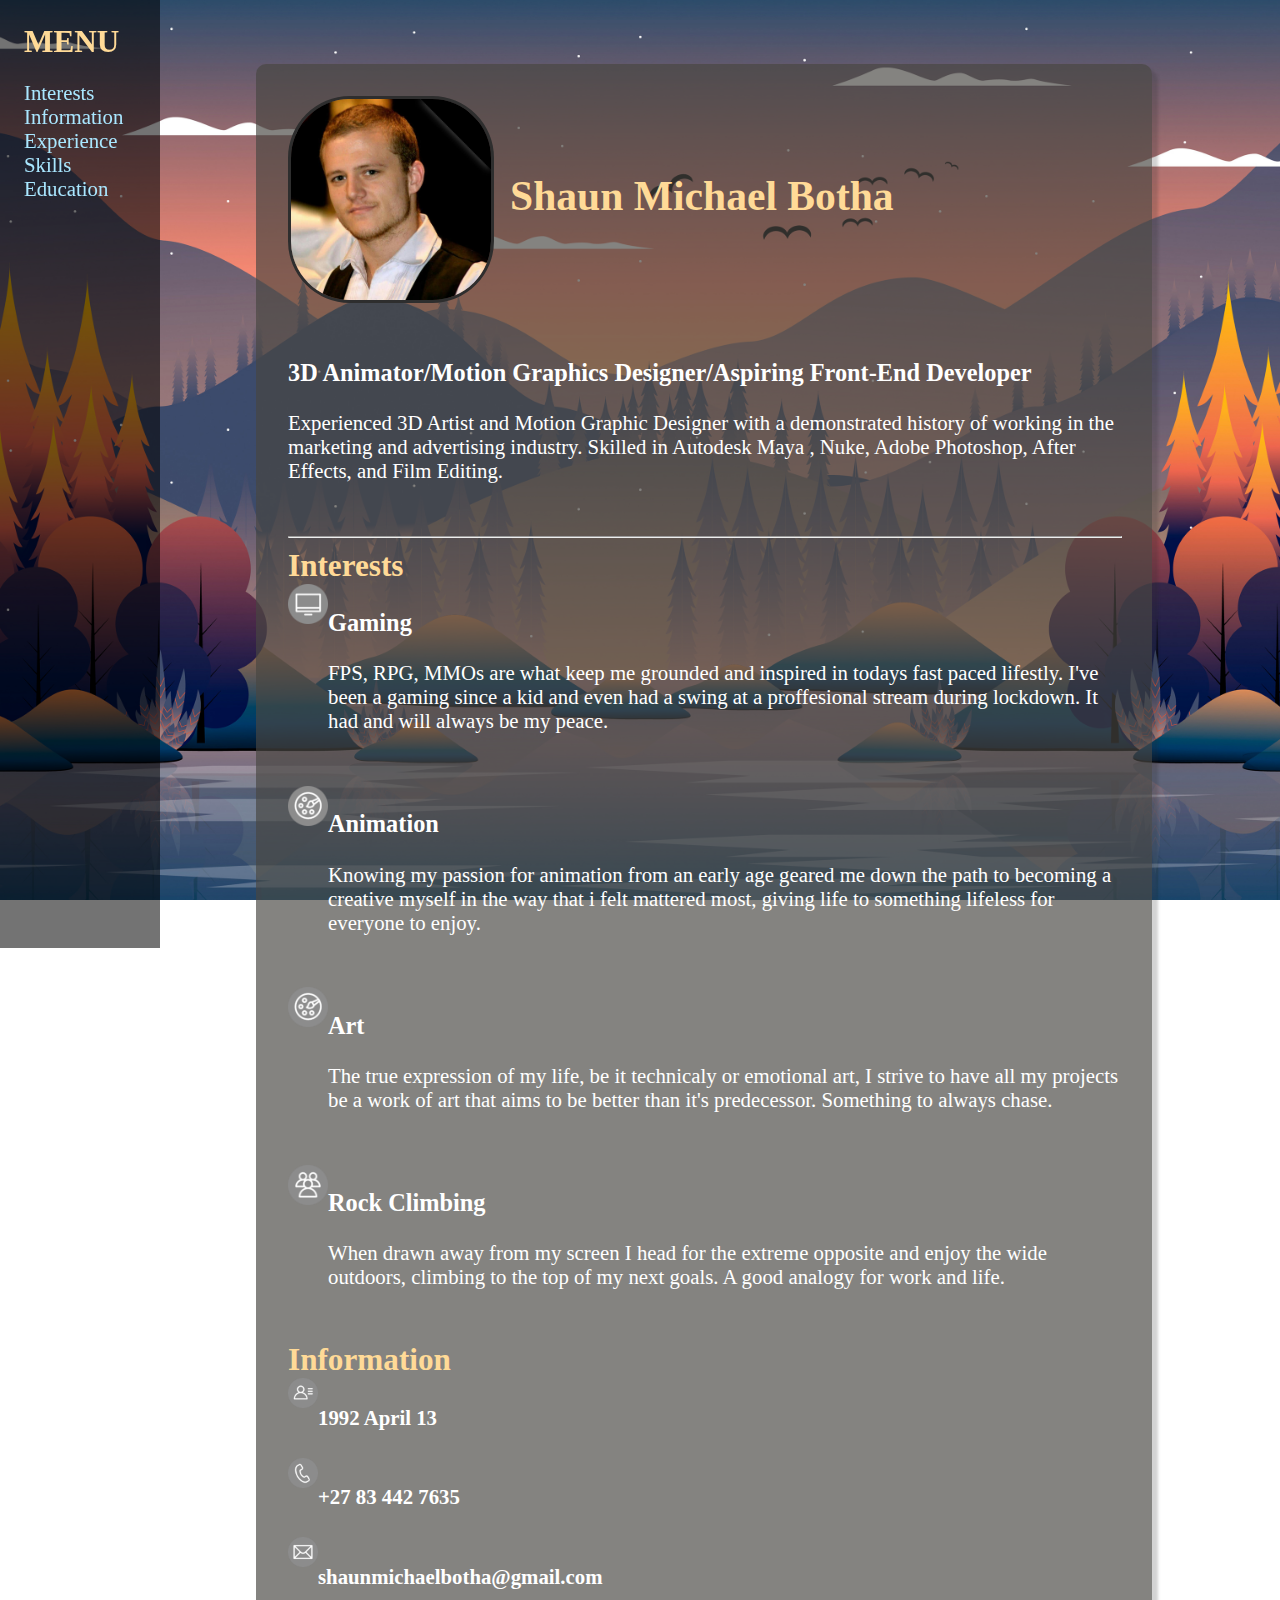
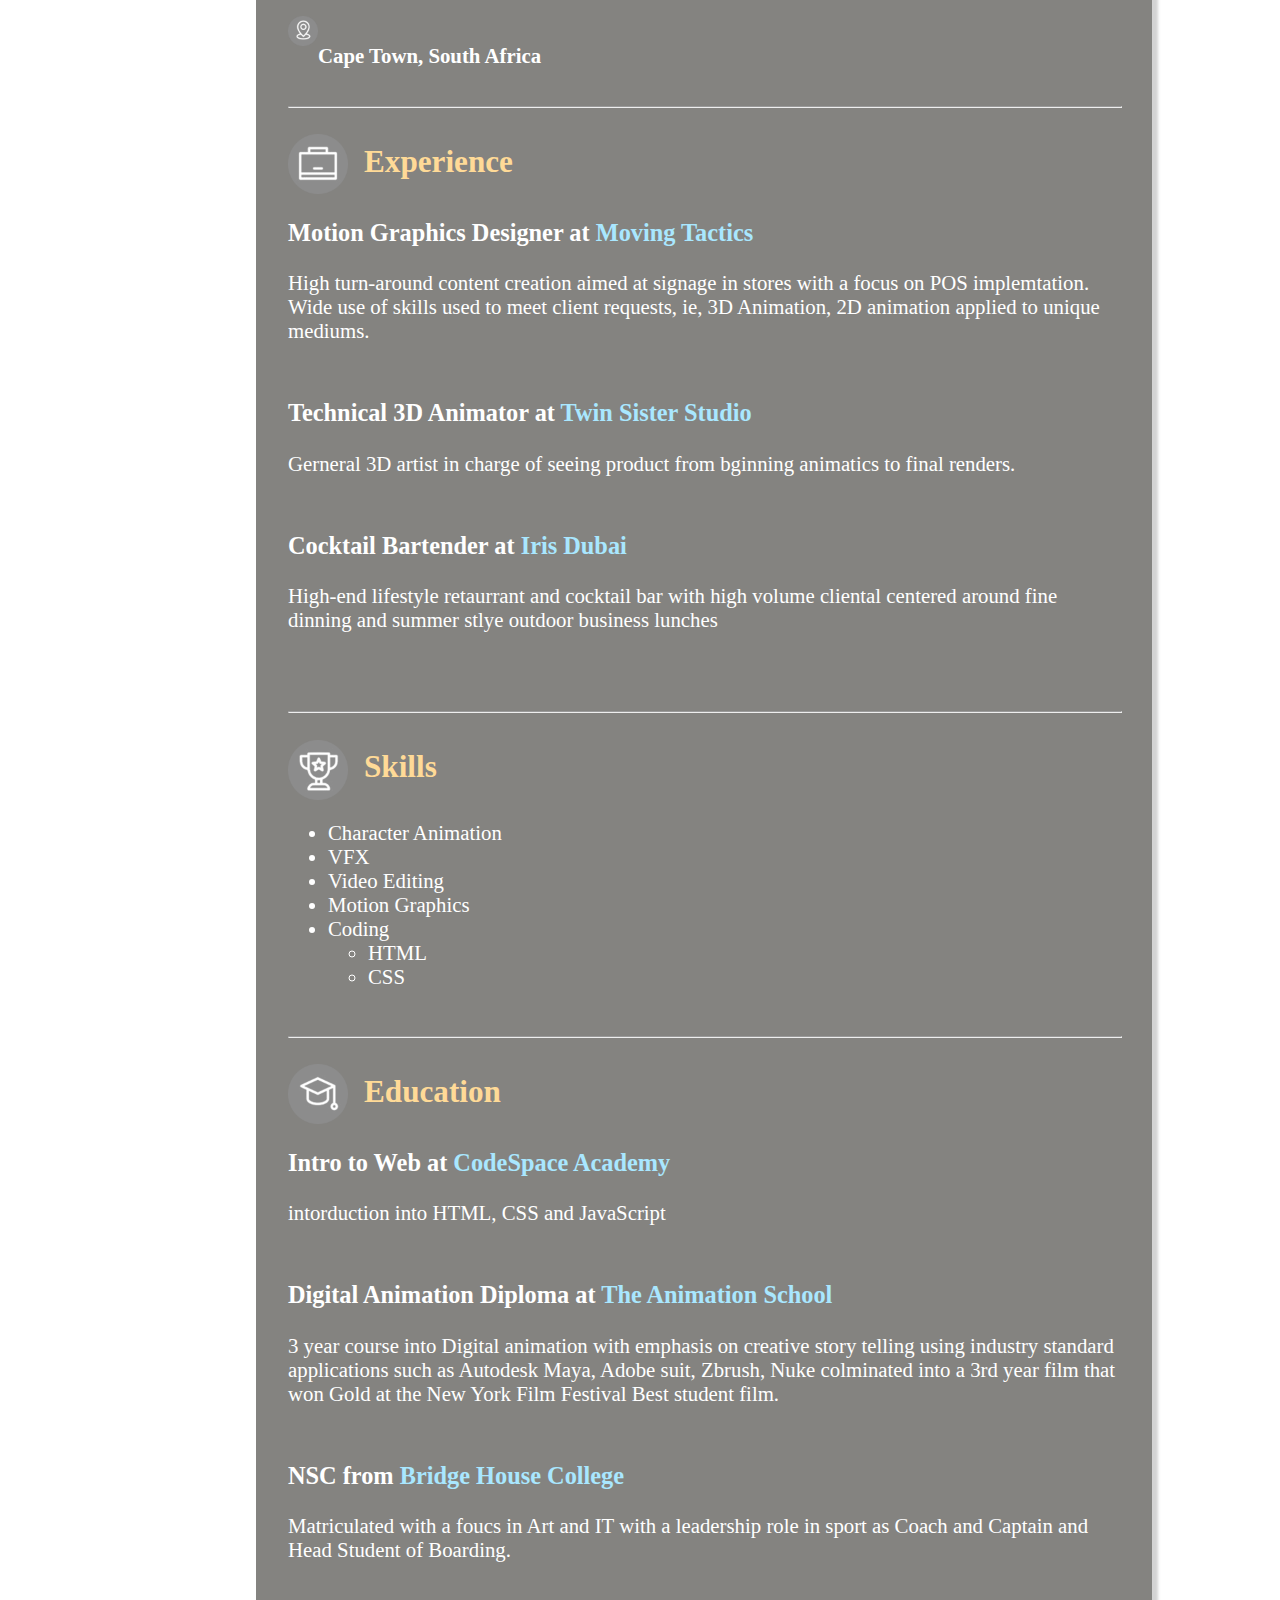
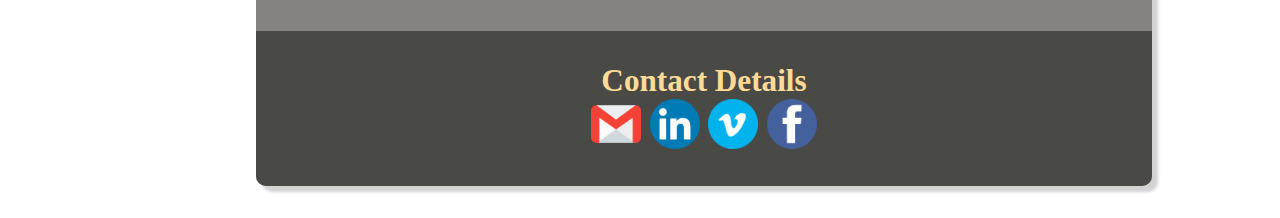
<file: Index.html>
<!DOCTYPE html>
<html>

<head>
  <title>Shaun's Digital Resume</title>
  <link rel="stylesheet" type="text/css" href="css/stylesheet.css" />
</head>

<body class="backgroundcover">
  <nav id="sidebar">
    <h2>MENU</h2>
    <ul class="menulist">
      <li class="listitem"><a href="#Interests">Interests</a></li>
      <li class="listitem"><a href="#Information">Information</a></li>
      <li class="listitem"><a href="#Experience">Experience</a></li>
      <li class="listitem"><a href="#Skills">Skills</a></li>
      <li class="listitem"><a href="#Education">Education</a></li>
    </ul>
  </nav>

  <div id="page">
    <header class="content">
      <div id="flex-row">
        <img src="images/profile.jpg" alt="profile image" class="borderbevel" id="profilebox" width="200" />
        <h1 id="h1">Shaun Michael Botha</h1>
      </div>

      <h3>
        3D Animator/Motion Graphics Designer/Aspiring Front-End Developer
      </h3>
      <p>
        Experienced 3D Artist and Motion Graphic Designer with a demonstrated
        history of working in the marketing and advertising industry. Skilled
        in Autodesk Maya , Nuke, Adobe Photoshop, After Effects, and Film
        Editing.
      </p>
      <hr />
    </header>

    <main class="content">
      <section>
        <div class="row2">
          <div class="column2 column1">
            <h2 class="h2padding" id="Interests">Interests</h2>
            <div class="row2">
              <div class="imgtitle">
                <img src="images/GamingIcon.png" alt="icon1" width="40px" height="40px" />
                <div class="h4boxheading">
                  <h3 class="h4heading">Gaming</h3>
                  <p class="p2">FPS, RPG, MMOs are what keep me grounded and inspired in todays fast paced lifestly.
                    I've
                    been a gaming since a kid and even had a swing at a proffesional stream during lockdown. It had and
                    will always be my peace.</p>
                </div>
              </div>
              <div class="imgtitle">
                <img src="images/ArtsIcon.png" alt="icon1" width="40px" height="40px" />
                <div class="h4boxheading">
                  <h3 class="h4heading">Animation</h3>
                  <p class="p2">
                    Knowing my passion for animation from an early age geared me down the path to becoming a creative
                    myself in the way that i felt mattered most, giving life to something lifeless for everyone to
                    enjoy.</p>
                </div>
              </div>
            </div>
            <div class="row2">
              <div class="imgtitle">
                <img src="images/ArtsIcon.png" alt="icon1" width="40px" height="40px" />
                <div class="h4boxheading">
                  <h3 class="h4heading">Art</h3>
                  <p class="p2">
                    The true expression of my life, be it technicaly or emotional art, I strive to have all my projects
                    be a work of art that aims to be better than it's predecessor. Something to always chase.
                  </p>
                </div>
              </div>
              <div class="imgtitle">
                <img src="images/RockIcon.png" alt="icon1" width="40px" height="40px" />
                <div class="h4boxheading">
                  <h3 class="h4heading">Rock Climbing</h3>
                  <p class="p2">
                    When drawn away from my screen I head for the extreme opposite and enjoy the wide outdoors, climbing
                    to the top of my next goals. A good analogy for work and life.
                  </p>
                </div>
              </div>
            </div>
          </div>
          <div class="column2">
            <h2 class="h2padding" id="Information">Information</h2>
            <div class="imgtitle">
              <img src="images/DateIcon.png" alt="icon1" width="30px" height="30px" />
              <div class="h4boxheading">
                <h4 class="h4heading">1992 April 13</h4>
              </div>
            </div>
            <div class="imgtitle">
              <img src="images/PhoneIcon.png" alt="icon1" width="30px" height="30px" />
              <div class="h4boxheading">
                <h4 class="h4heading">+27 83 442 7635</h4>
              </div>
            </div>
            <div class="imgtitle">
              <img src="images/EmailIcon.png" alt="icon1" width="30px" height="30px" />
              <div class="h4boxheading">
                <h4 class="h4heading">shaunmichaelbotha@gmail.com</h4>
              </div>
            </div>
            <div class="imgtitle">
              <img src="images/LocationIcon.png" alt="icon1" width="30px" height="30px" />
              <div class="h4boxheading">
                <h4 class="h4heading">Cape Town, South Africa</h4>
              </div>
            </div>
          </div>
        </div>
      </section>
      <hr />
      <section class="contentbox">
        <div class="imgtitle">
          <img src="images/ExperienceIcon1.png" alt="Experience icon" width="60px" />
          <div class="h2boxheading">
            <h2 id="Experience">Experience</h2>
          </div>
        </div>
        <h3>
          Motion Graphics Designer at
          <a href="https://movingtactics.co.za" target="blank">Moving Tactics</a>
        </h3>
        <p>
          High turn-around content creation aimed at signage in stores with a
          focus on POS implemtation. Wide use of skills used to meet client
          requests, ie, 3D Animation, 2D animation applied to unique mediums.
        </p>
        <h3>
          Technical 3D Animator at
          <a href="https://www.facebook.com/twinsisterstudio/" target="blank">Twin Sister Studio</a>
        </h3>
        <p>
          Gerneral 3D artist in charge of seeing product from bginning
          animatics to final renders.
        </p>
        <h3>
          Cocktail Bartender at
          <a href="https://irisdubai.com" target="blank">Iris Dubai</a>
        </h3>
        <p>
          High-end lifestyle retaurrant and cocktail bar with high volume
          cliental centered around fine dinning and summer stlye outdoor
          business lunches
        </p>
      </section>

      <hr />

      <section class="contentbox">
        <div class="imgtitle">
          <img src="images/SkillsIcon.png" alt="Skills icon" width="60px" />
          <div class="h2boxheading">
            <h2 id="Skills">Skills</h2>
          </div>
        </div>
        <ul>
          <li>Character Animation</li>
          <li>VFX</li>
          <li>Video Editing</li>
          <li>Motion Graphics</li>
          <li>
            Coding
            <ul>
              <li>HTML</li>
              <li>CSS</li>
            </ul>
          </li>
        </ul>
      </section>

      <hr />

      <section class="contentbox">
        <div class="imgtitle">
          <img src="images/EducationIcon.png" alt="Education icon" width="60px" />
          <div class="h2boxheading">
            <h2 id="Education">Education</h2>
          </div>
        </div>
        <h3>
          Intro to Web at
          <a href="https://www.codespace.co.za" target="blank">CodeSpace Academy</a>
        </h3>
        <p>intorduction into HTML, CSS and JavaScript</p>
        <h3>
          Digital Animation Diploma at
          <a href="https://theanimationschool.co.za" target="blank">The Animation School</a>
        </h3>
        <p>
          3 year course into Digital animation with emphasis on creative story
          telling using industry standard applications such as Autodesk Maya,
          Adobe suit, Zbrush, Nuke colminated into a 3rd year film that won
          Gold at the New York Film Festival Best student film.
        </p>
        <h3>
          NSC from
          <a href="https://www.bridgehouse.org.za" target="blank">Bridge House College</a>
        </h3>
        <p>
          Matriculated with a foucs in Art and IT with a leadership role in
          sport as Coach and Captain and Head Student of Boarding.
        </p>
      </section>
    </main>
    <footer>
      <h2>Contact Details</h2>

      <a href="https://mail.google.com/mail/u/0/#inbox?compose=CllgCJvnrmKvNmBKDnstQxqCShgFNVWmpkFhplvChSgBKRtxRDHkqXdcDwbjSXMWBGNSmHjZXmg"
        target="blank"><img src="images/gmailIcon.png" alt="GmailIcon" width="50" class="icon" /></a>
      <a href="https://www.linkedin.com/in/shaun-michael-botha/" target="blank"><img src="images/linkedinIcon.png"
          alt="LinkedInIcon" width="50" class="icon" /></a>
      <a href="https://vimeo.com/shaunmichaelbotha" target="blank"><img src="images/VimeoLogo.png" alt="VimeoIcon"
          width="50" class="icon" /></a>
      <a href="https://www.facebook.com/shabot92" target="blank"><img src="images/facebookIcon.png" alt="FacbookIcon"
          width="50" class="icon" /></a>
    </footer>
  </div>
</body>

</html>
</file>
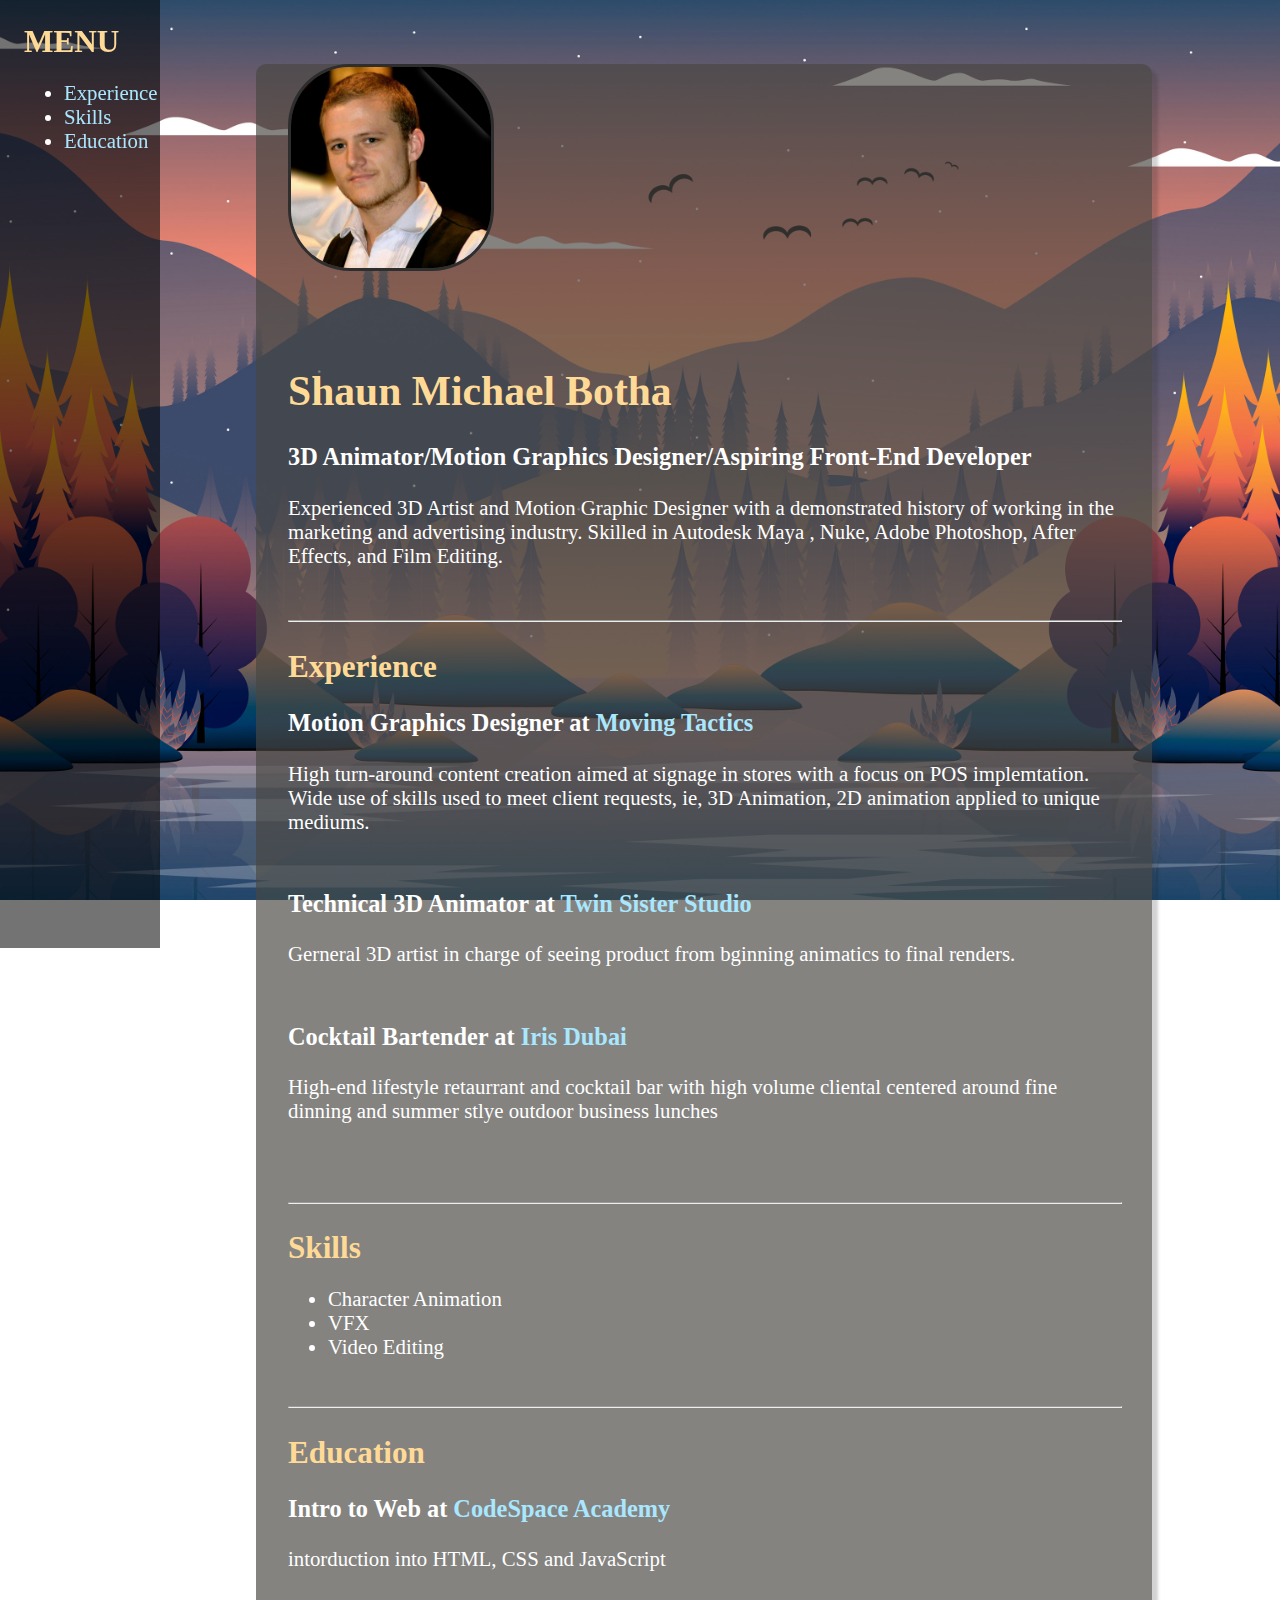
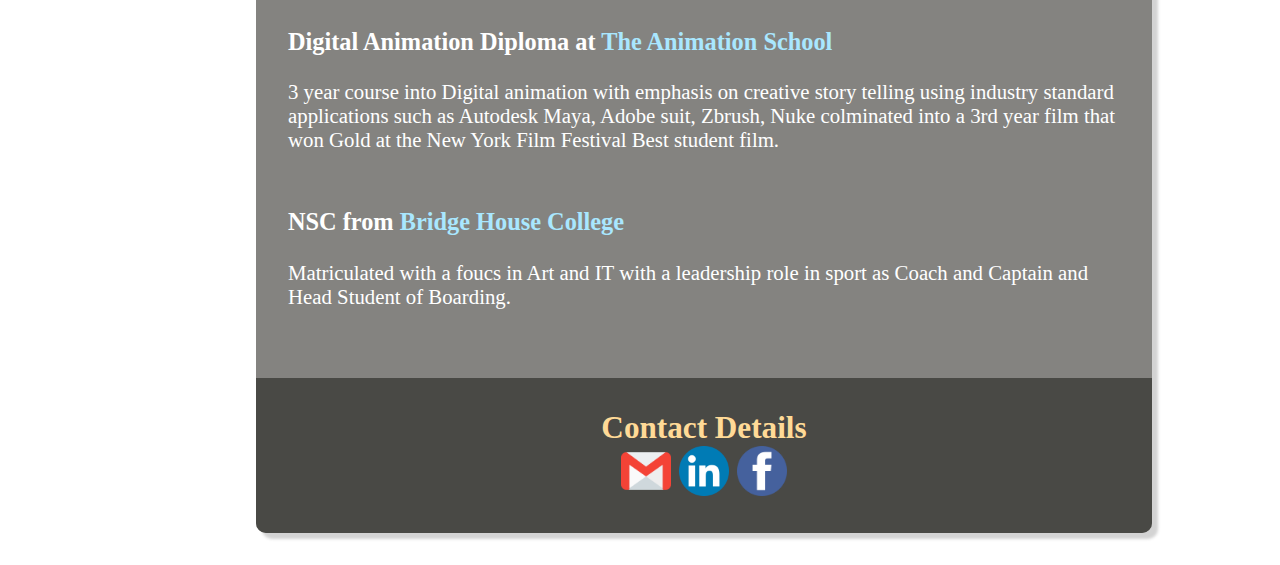
<file: resume5.html>
<!DOCTYPE html>
<html>

<head>
  <title>Shaun's Digital Resume</title>
  <link rel="stylesheet" type="text/css" href="css/stylesheet.css" />
</head>

<body class="backgroundcover">

  <nav id="sidebar">
    <h2>MENU</h2>
    <ul class="list">
      <li><a href="#Experience">Experience</a></li>
      <li><a href="#Skills">Skills</a></li>
      <li><a href="#Education">Education</a></li>
    </ul>
  </nav>

  <div id="page">
    <header class="content">
      <div id="box1">
        <img src="images/profile.jpg" alt="profile image" class="borderbevel" id="box2" width="200"/>
        <h1 id="h1">Shaun Michael Botha</h1>
      </div>

      <h3>3D Animator/Motion Graphics Designer/Aspiring Front-End Developer</h3>
      <p>
        Experienced 3D Artist and Motion Graphic Designer with a demonstrated
        history of working in the marketing and advertising industry. Skilled in
        Autodesk Maya , Nuke, Adobe Photoshop, After Effects, and Film Editing.
      </p>
      <hr>
    </header>

    

    <main class="content">
      <section class="contentbox">
        <h2 id="Experience">Experience</h2>
        <h3>
          Motion Graphics Designer at
          <a href="https://movingtactics.co.za" target="blank">Moving Tactics</a>
        </h3>
        <p>
          High turn-around content creation aimed at signage in stores with a
          focus on POS implemtation. Wide use of skills used to meet client
          requests, ie, 3D Animation, 2D animation applied to unique mediums.
        </p>
        <h3>
          Technical 3D Animator at
          <a href="https://www.facebook.com/twinsisterstudio/" target="blank">Twin Sister Studio</a>
        </h3>
        <p>
          Gerneral 3D artist in charge of seeing product from bginning animatics
          to final renders.
        </p>
        <h3>
          Cocktail Bartender at
          <a href="https://irisdubai.com" target="blank">Iris Dubai</a>
        </h3>
        <p>High-end lifestyle retaurrant and cocktail bar with high volume cliental centered around fine dinning and summer stlye outdoor business lunches</p>
      </section>
      
      <hr>

      <section class="contentbox">
        <h2 id="Skills">Skills</h2>
        <ul>
          <li>Character Animation</li>
          <li>VFX</li>
          <li>Video Editing</li>
        </ul>
      </section>
            
      <hr>

      <section class="contentbox">
        <h2 id="Education">Education</h2>
        <h3>
          Intro to Web at
          <a href="https://www.codespace.co.za" target="blank">CodeSpace Academy</a>
        </h3>
        <p>intorduction into HTML, CSS and JavaScript</p>
        <h3>
          Digital Animation Diploma at
          <a href="https://theanimationschool.co.za" target="blank">The Animation School</a>
        </h3>
        <p>
          3 year course into Digital animation with emphasis on creative story
          telling using industry standard applications such as Autodesk Maya,
          Adobe suit, Zbrush, Nuke colminated into a 3rd year film that won Gold
          at the New York Film Festival Best student film.
        </p>
        <h3>
          NSC from
          <a href="https://www.bridgehouse.org.za" target="blank">Bridge House College</a>
        </h3>
        <p>
          Matriculated with a foucs in Art and IT with a leadership role in
          sport as Coach and Captain and Head Student of Boarding.
        </p>
      </section>
    </main>
    <footer>
      <h2>Contact Details</h2>

      <a href="https://mail.google.com/mail/u/0/#inbox?compose=CllgCJvnrmKvNmBKDnstQxqCShgFNVWmpkFhplvChSgBKRtxRDHkqXdcDwbjSXMWBGNSmHjZXmg"
        target="blank"><img src="images/gmailIcon.png" alt="GmailIcon" width="50" class="icon"/></a>
      <a href="https://www.linkedin.com/in/shaun-michael-botha/" target="blank"><img src="images/linkedinIcon.png"
          alt="LinkedInIcon" width="50" class="icon"/></a>
      <a href="https://www.facebook.com/shabot92" target="blank"><img src="images/facebookIcon.png" alt="FacbookIcon"
          width="50" class="icon"/></a>
    </footer>
  </div>
</body>

</html>
</file>
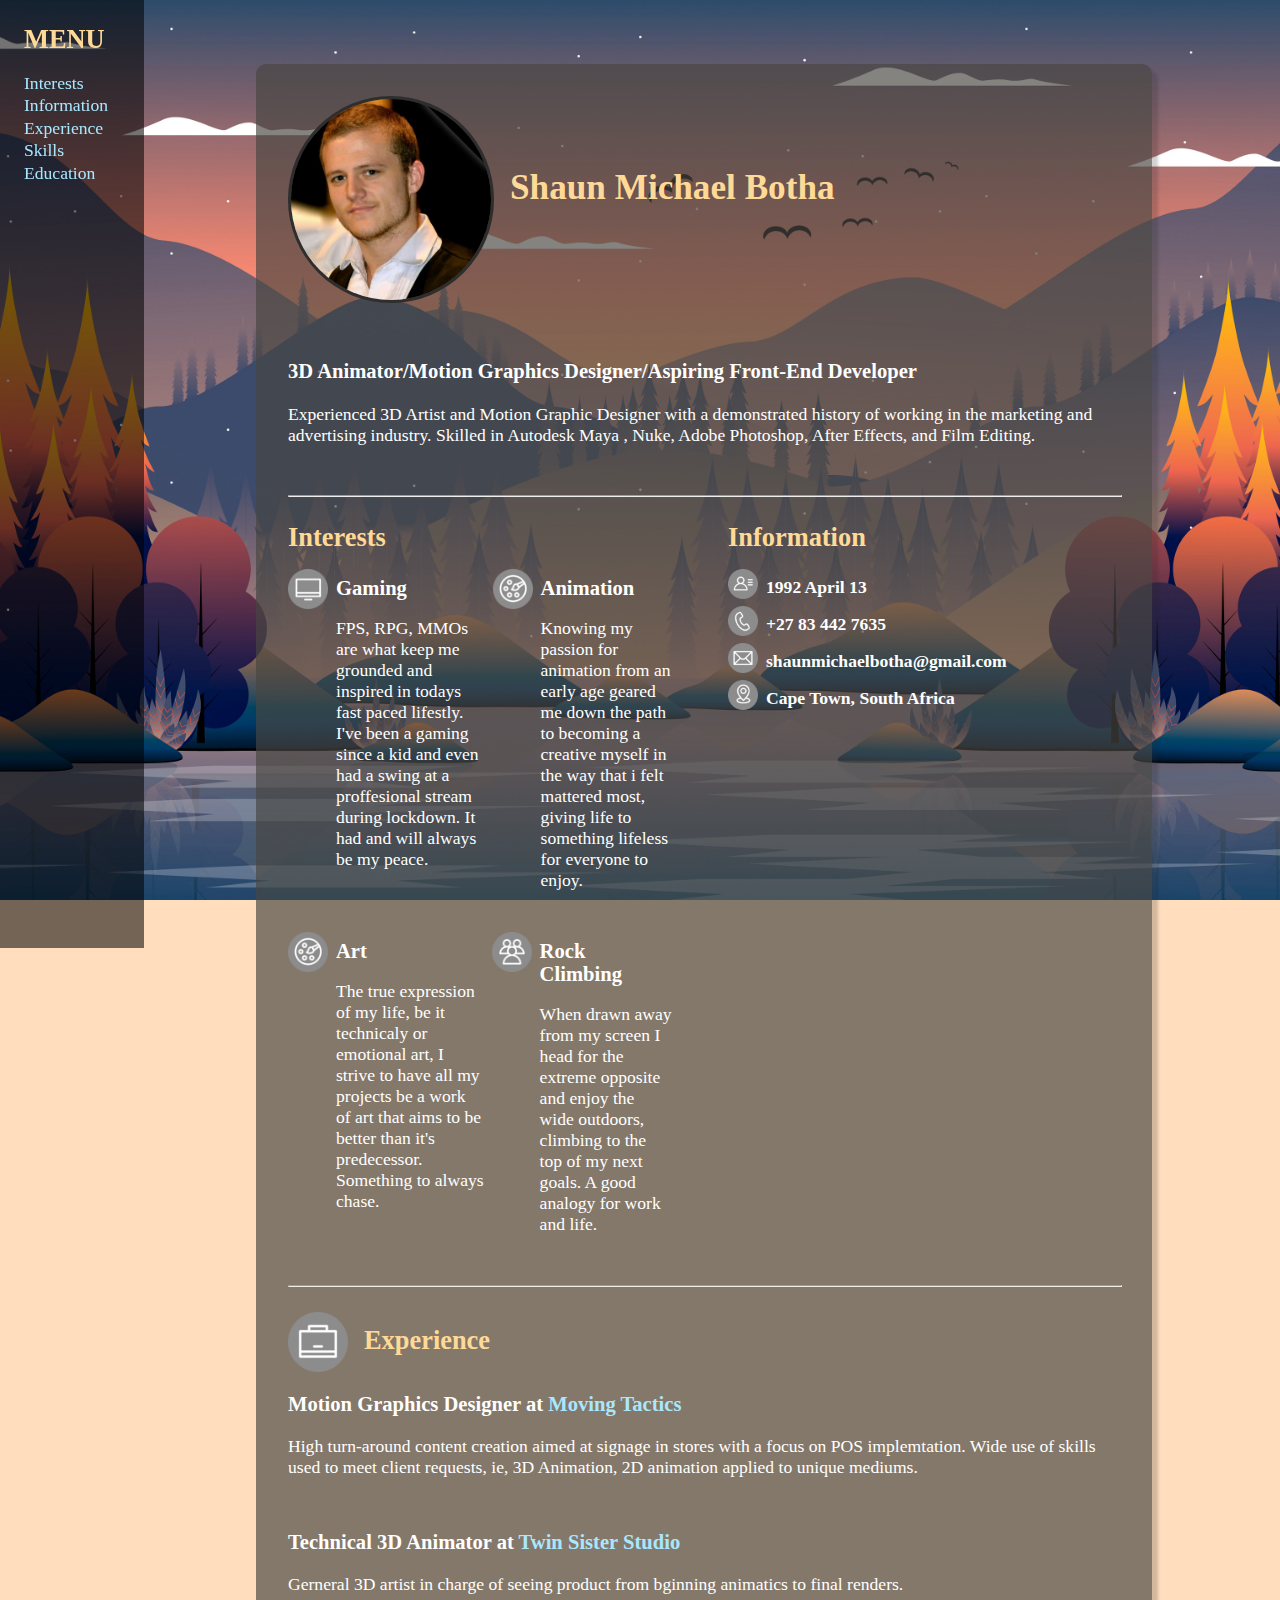
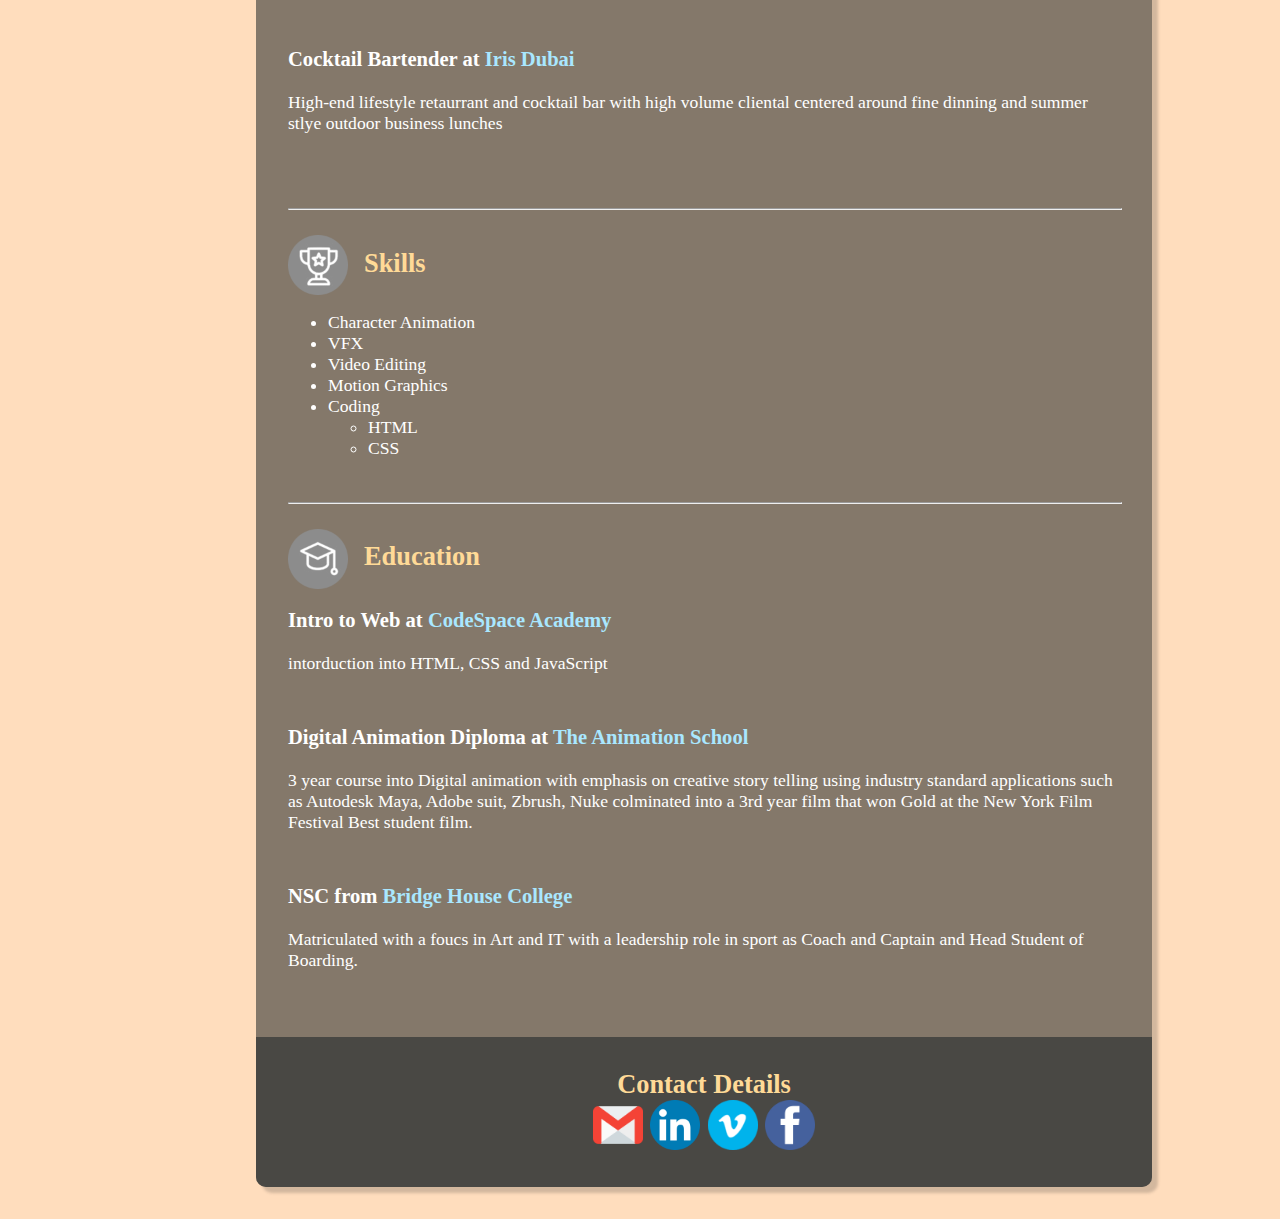
<file: Resume8.html>
<!DOCTYPE html>
<html>

<head>
  <meta name="viewport" content="width=device-width, initial-scale=1.0">
  <title>Shaun's Digital Resume</title>
  <link rel="stylesheet" type="text/css" href="css/stylesheet8.css" />
</head>

<body class="backgroundcover">
  <nav id="sidebar">
    <h2>MENU</h2>
    <ul class="menulist">
      <li class="listitem"><a href="#Interests">Interests</a></li>
      <li class="listitem"><a href="#Information">Information</a></li>
      <li class="listitem"><a href="#Experience">Experience</a></li>
      <li class="listitem"><a href="#Skills">Skills</a></li>
      <li class="listitem"><a href="#Education">Education</a></li>
    </ul>
  </nav>

  <div id="page">
    <header class="content">
      <div id="flex-row">
        <div id="profilebox">
          <picture>
            <source media="(max-width: 1000px)" srcset="images/profile_small.jpg">
            <img src="images/profile.jpg" alt="profile image" width="200px" class="borderbevel"/>
          </picture>
      </div>
        <h1 id="h1">Shaun Michael Botha</h1>
      </div>

      <h3>
        3D Animator/Motion Graphics Designer/Aspiring Front-End Developer
      </h3>
      <p>
        Experienced 3D Artist and Motion Graphic Designer with a demonstrated
        history of working in the marketing and advertising industry. Skilled
        in Autodesk Maya , Nuke, Adobe Photoshop, After Effects, and Film
        Editing.
      </p>
      <hr/>
    </header>

    <main class="content">
      <section>
        <div class="row2">
          <div class="column2 column1">
            <h2 class="h2padding" id="Interests">Interests</h2>
            <div class="row2">
              <div class="imgtitle">
                <img src="images/GamingIcon.png" alt="icon1" width="40px" height="40px" />
                <div class="h4boxheading">
                  <h3 class="h4heading">Gaming</h3>
                  <p class="p2">FPS, RPG, MMOs are what keep me grounded and inspired in todays fast paced lifestly.
                    I've
                    been a gaming since a kid and even had a swing at a proffesional stream during lockdown. It had and
                    will always be my peace.</p>
                </div>
              </div>
              <div class="imgtitle">
                <img src="images/ArtsIcon.png" alt="icon1" width="40px" height="40px" />
                <div class="h4boxheading">
                  <h3 class="h4heading">Animation</h3>
                  <p class="p2">
                    Knowing my passion for animation from an early age geared me down the path to becoming a creative
                    myself in the way that i felt mattered most, giving life to something lifeless for everyone to
                    enjoy.</p>
                </div>
              </div>
            </div>
            <div class="row2">
              <div class="imgtitle">
                <img src="images/ArtsIcon.png" alt="icon1" width="40px" height="40px" />
                <div class="h4boxheading">
                  <h3 class="h4heading">Art</h3>
                  <p class="p2">
                    The true expression of my life, be it technicaly or emotional art, I strive to have all my projects
                    be a work of art that aims to be better than it's predecessor. Something to always chase.
                  </p>
                </div>
              </div>
              <div class="imgtitle">
                <img src="images/RockIcon.png" alt="icon1" width="40px" height="40px" />
                <div class="h4boxheading">
                  <h3 class="h4heading">Rock Climbing</h3>
                  <p class="p2">
                    When drawn away from my screen I head for the extreme opposite and enjoy the wide outdoors, climbing
                    to the top of my next goals. A good analogy for work and life.
                  </p>
                </div>
              </div>
            </div>
          </div>
          <div class="column2">
            <h2 class="h2padding" id="Information">Information</h2>
            <div class="imgtitle">
              <img src="images/DateIcon.png" alt="icon1" width="30px" height="30px" />
              <div class="h4boxheading">
                <h4 class="h4heading">1992 April 13</h4>
              </div>
            </div>
            <div class="imgtitle">
              <img src="images/PhoneIcon.png" alt="icon1" width="30px" height="30px" />
              <div class="h4boxheading">
                <h4 class="h4heading">+27 83 442 7635</h4>
              </div>
            </div>
            <div class="imgtitle">
              <img src="images/EmailIcon.png" alt="icon1" width="30px" height="30px" />
              <div class="h4boxheading">
                <h4 class="h4heading">shaunmichaelbotha@gmail.com</h4>
              </div>
            </div>
            <div class="imgtitle">
              <img src="images/LocationIcon.png" alt="icon1" width="30px" height="30px" />
              <div class="h4boxheading">
                <h4 class="h4heading">Cape Town, South Africa</h4>
              </div>
            </div>
          </div>
        </div>
      </section>
      <hr />
      <section class="contentbox">
        <div class="imgtitle">
          <img src="images/ExperienceIcon1.png" alt="Experience icon" width="60px" />
          <div class="h2boxheading">
            <h2 id="Experience">Experience</h2>
          </div>
        </div>
        <h3>
          Motion Graphics Designer at
          <a href="https://movingtactics.co.za" target="blank">Moving Tactics</a>
        </h3>
        <p>
          High turn-around content creation aimed at signage in stores with a
          focus on POS implemtation. Wide use of skills used to meet client
          requests, ie, 3D Animation, 2D animation applied to unique mediums.
        </p>
        <h3>
          Technical 3D Animator at
          <a href="https://www.facebook.com/twinsisterstudio/" target="blank">Twin Sister Studio</a>
        </h3>
        <p>
          Gerneral 3D artist in charge of seeing product from bginning
          animatics to final renders.
        </p>
        <h3>
          Cocktail Bartender at
          <a href="https://irisdubai.com" target="blank">Iris Dubai</a>
        </h3>
        <p>
          High-end lifestyle retaurrant and cocktail bar with high volume
          cliental centered around fine dinning and summer stlye outdoor
          business lunches
        </p>
      </section>

      <hr />

      <section class="contentbox">
        <div class="imgtitle">
          <img src="images/SkillsIcon.png" alt="Skills icon" width="60px" />
          <div class="h2boxheading">
            <h2 id="Skills">Skills</h2>
          </div>
        </div>
        <ul>
          <li>Character Animation</li>
          <li>VFX</li>
          <li>Video Editing</li>
          <li>Motion Graphics</li>
          <li>
            Coding
            <ul>
              <li>HTML</li>
              <li>CSS</li>
            </ul>
          </li>
        </ul>
      </section>

      <hr />

      <section class="contentbox">
        <div class="imgtitle">
          <img src="images/EducationIcon.png" alt="Education icon" width="60px" />
          <div class="h2boxheading">
            <h2 id="Education">Education</h2>
          </div>
        </div>
        <h3>
          Intro to Web at
          <a href="https://www.codespace.co.za" target="blank">CodeSpace Academy</a>
        </h3>
        <p>intorduction into HTML, CSS and JavaScript</p>
        <h3>
          Digital Animation Diploma at
          <a href="https://theanimationschool.co.za" target="blank">The Animation School</a>
        </h3>
        <p>
          3 year course into Digital animation with emphasis on creative story
          telling using industry standard applications such as Autodesk Maya,
          Adobe suit, Zbrush, Nuke colminated into a 3rd year film that won
          Gold at the New York Film Festival Best student film.
        </p>
        <h3>
          NSC from
          <a href="https://www.bridgehouse.org.za" target="blank">Bridge House College</a>
        </h3>
        <p>
          Matriculated with a foucs in Art and IT with a leadership role in
          sport as Coach and Captain and Head Student of Boarding.
        </p>
      </section>
    </main>
    <footer>
      <h2>Contact Details</h2>

      <a href="https://mail.google.com/mail/u/0/#inbox?compose=CllgCJvnrmKvNmBKDnstQxqCShgFNVWmpkFhplvChSgBKRtxRDHkqXdcDwbjSXMWBGNSmHjZXmg"
        target="blank"><img src="images/gmailIcon.png" alt="GmailIcon" width="50" class="icon" /></a>
      <a href="https://www.linkedin.com/in/shaun-michael-botha/" target="blank"><img src="images/linkedinIcon.png"
          alt="LinkedInIcon" width="50" class="icon" /></a>
      <a href="https://vimeo.com/shaunmichaelbotha" target="blank"><img src="images/VimeoLogo.png" alt="VimeoIcon"
          width="50" class="icon" /></a>
      <a href="https://www.facebook.com/shabot92" target="blank"><img src="images/facebookIcon.png" alt="FacbookIcon"
          width="50" class="icon" /></a>
    </footer>
  </div>
</body>

</html>
</file>
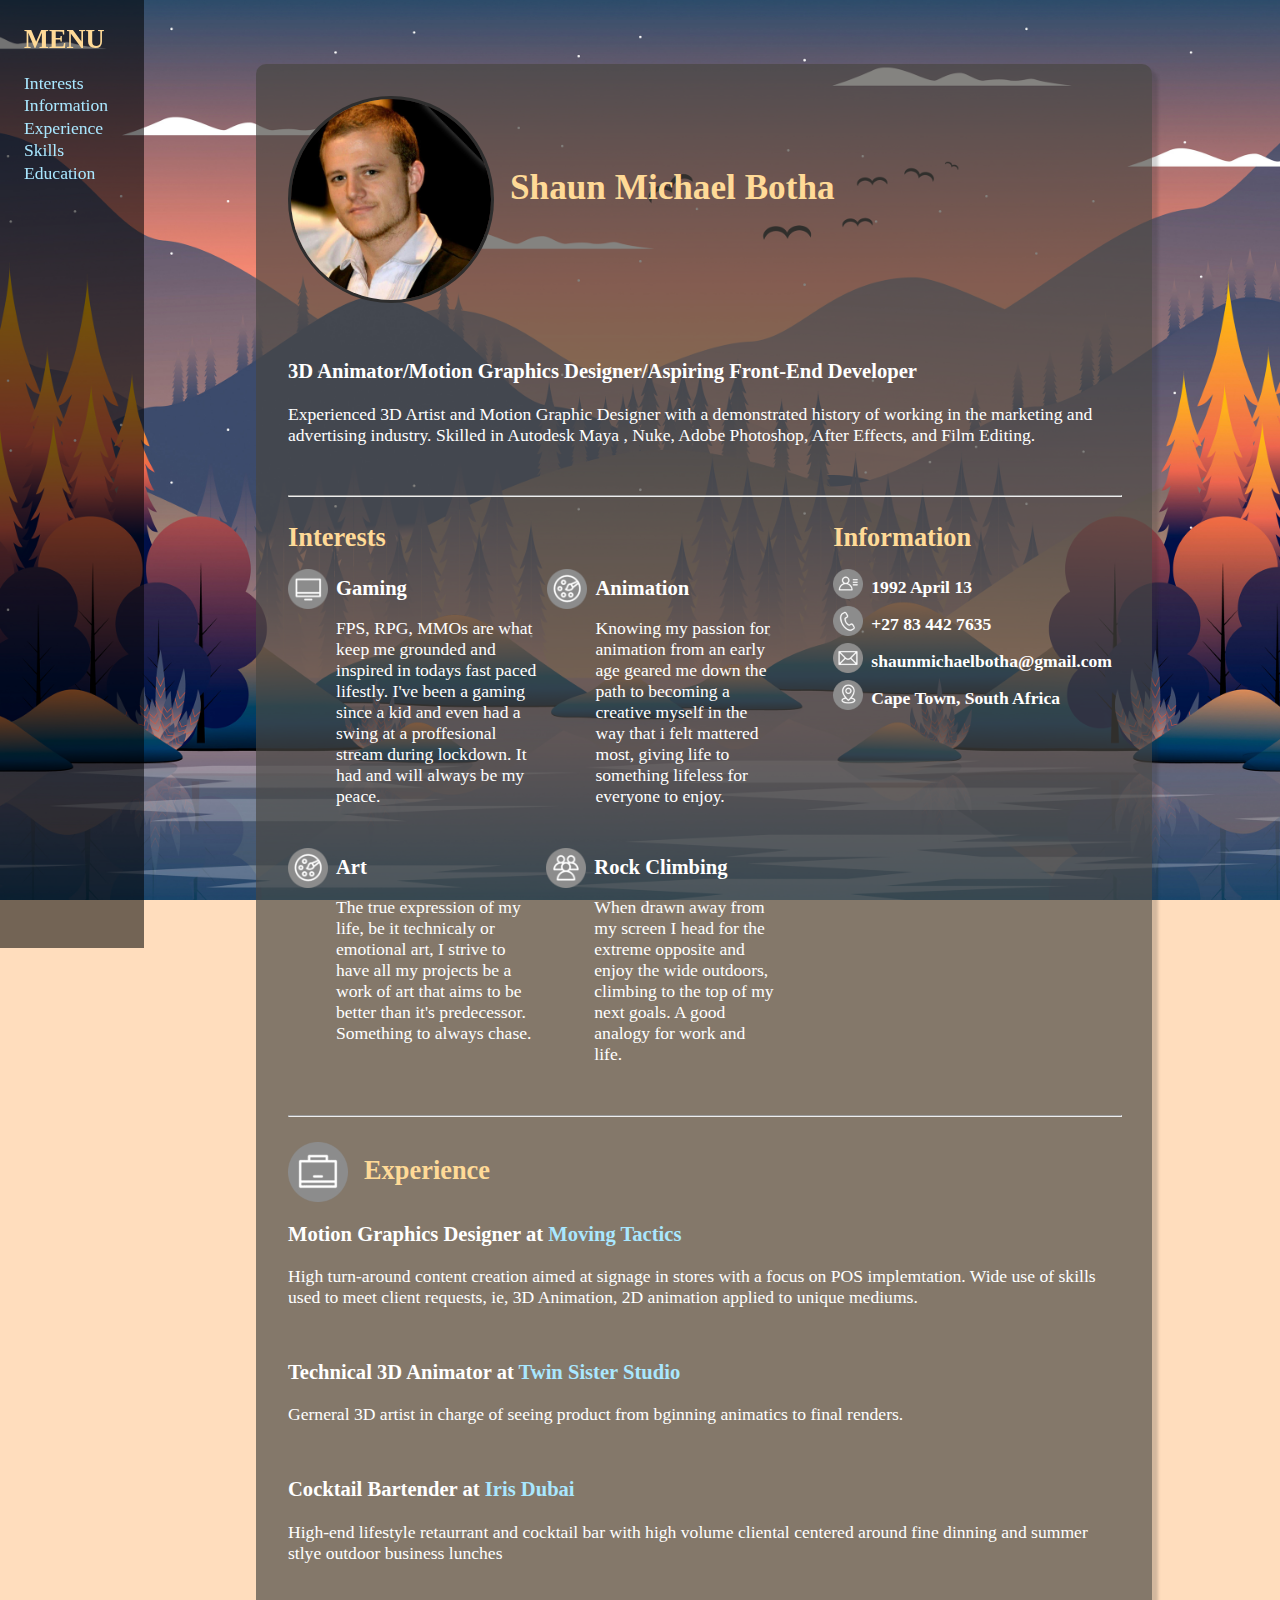
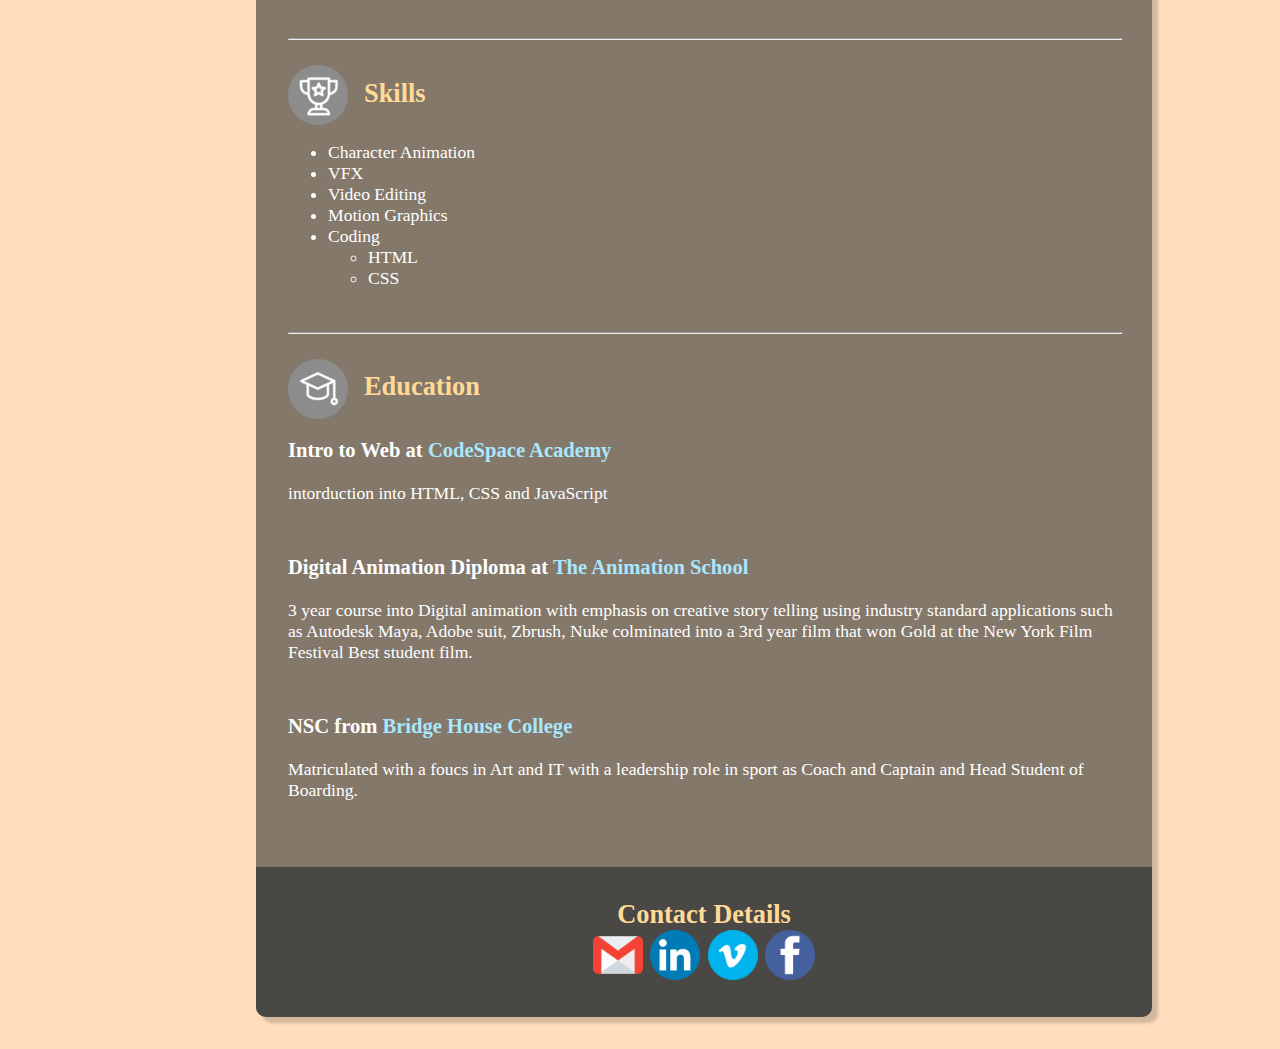
<file: Resume9.html>
<!DOCTYPE html>
<html>

<head>
  <meta name="viewport" content="width=device-width, initial-scale=1.0">
  <title>Shaun's Digital Resume</title>
  <link rel="stylesheet" type="text/css" href="css/stylesheet9.css" />
</head>

<body class="backgroundcover">
  <nav id="sidebar">
    <h2>MENU</h2>
    <ul class="menulist">
      <li class="listitem"><a href="#Interests">Interests</a></li>
      <li class="listitem"><a href="#Information">Information</a></li>
      <li class="listitem"><a href="#Experience">Experience</a></li>
      <li class="listitem"><a href="#Skills">Skills</a></li>
      <li class="listitem"><a href="#Education">Education</a></li>
    </ul>
  </nav>

  <div id="page">
    <header class="content">
      <div id="flex-row">
        <div id="profilebox">
          <picture>
            <source media="(max-width: 1000px)" srcset="images/profile_small.jpg">
            <img src="images/profile.jpg" alt="profile image" width="200px" class="borderbevel"/>
          </picture>
      </div>
        <h1 id="h1">Shaun Michael Botha</h1>
      </div>

      <h3>
        3D Animator/Motion Graphics Designer/Aspiring Front-End Developer
      </h3>
      <p>
        Experienced 3D Artist and Motion Graphic Designer with a demonstrated
        history of working in the marketing and advertising industry. Skilled
        in Autodesk Maya , Nuke, Adobe Photoshop, After Effects, and Film
        Editing.
      </p>
      <hr/>
    </header>

    <main class="content">
      <section>
        <div class="row2">
          <div class="column2 column1">
            <h2 class="h2padding" id="Interests">Interests</h2>
            <div class="row2">
              <div class="imgtitle">
                <img src="images/GamingIcon.png" alt="icon1" width="40px" height="40px" />
                <div class="h4boxheading">
                  <h3 class="h4heading">Gaming</h3>
                  <p class="p2">FPS, RPG, MMOs are what keep me grounded and inspired in todays fast paced lifestly.
                    I've
                    been a gaming since a kid and even had a swing at a proffesional stream during lockdown. It had and
                    will always be my peace.</p>
                </div>
              </div>
              <div class="imgtitle">
                <img src="images/ArtsIcon.png" alt="icon1" width="40px" height="40px" />
                <div class="h4boxheading">
                  <h3 class="h4heading">Animation</h3>
                  <p class="p2">
                    Knowing my passion for animation from an early age geared me down the path to becoming a creative
                    myself in the way that i felt mattered most, giving life to something lifeless for everyone to
                    enjoy.</p>
                </div>
              </div>
            </div>
            <div class="row2">
              <div class="imgtitle">
                <img src="images/ArtsIcon.png" alt="icon1" width="40px" height="40px" />
                <div class="h4boxheading">
                  <h3 class="h4heading">Art</h3>
                  <p class="p2">
                    The true expression of my life, be it technicaly or emotional art, I strive to have all my projects
                    be a work of art that aims to be better than it's predecessor. Something to always chase.
                  </p>
                </div>
              </div>
              <div class="imgtitle">
                <img src="images/RockIcon.png" alt="icon1" width="40px" height="40px" />
                <div class="h4boxheading">
                  <h3 class="h4heading">Rock Climbing</h3>
                  <p class="p2">
                    When drawn away from my screen I head for the extreme opposite and enjoy the wide outdoors, climbing
                    to the top of my next goals. A good analogy for work and life.
                  </p>
                </div>
              </div>
            </div>
          </div>
          <div class="column2">
            <h2 class="h2padding" id="Information">Information</h2>
            <div class="imgtitle">
              <img src="images/DateIcon.png" alt="icon1" width="30px" height="30px" />
              <div class="h4boxheading">
                <h4 class="h4heading">1992 April 13</h4>
              </div>
            </div>
            <div class="imgtitle">
              <img src="images/PhoneIcon.png" alt="icon1" width="30px" height="30px" />
              <div class="h4boxheading">
                <h4 class="h4heading">+27 83 442 7635</h4>
              </div>
            </div>
            <div class="imgtitle">
              <img src="images/EmailIcon.png" alt="icon1" width="30px" height="30px" />
              <div class="h4boxheading">
                <h4 class="h4heading">shaunmichaelbotha@gmail.com</h4>
              </div>
            </div>
            <div class="imgtitle">
              <img src="images/LocationIcon.png" alt="icon1" width="30px" height="30px" />
              <div class="h4boxheading">
                <h4 class="h4heading">Cape Town, South Africa</h4>
              </div>
            </div>
          </div>
        </div>
      </section>
      <hr />
      <section class="contentbox">
        <div class="imgtitle">
          <img src="images/ExperienceIcon1.png" alt="Experience icon" width="60px" />
          <div class="h2boxheading">
            <h2 id="Experience">Experience</h2>
          </div>
        </div>
        <h3>
          Motion Graphics Designer at
          <a href="https://movingtactics.co.za" target="blank">Moving Tactics</a>
        </h3>
        <p>
          High turn-around content creation aimed at signage in stores with a
          focus on POS implemtation. Wide use of skills used to meet client
          requests, ie, 3D Animation, 2D animation applied to unique mediums.
        </p>
        <h3>
          Technical 3D Animator at
          <a href="https://www.facebook.com/twinsisterstudio/" target="blank">Twin Sister Studio</a>
        </h3>
        <p>
          Gerneral 3D artist in charge of seeing product from bginning
          animatics to final renders.
        </p>
        <h3>
          Cocktail Bartender at
          <a href="https://irisdubai.com" target="blank">Iris Dubai</a>
        </h3>
        <p>
          High-end lifestyle retaurrant and cocktail bar with high volume
          cliental centered around fine dinning and summer stlye outdoor
          business lunches
        </p>
      </section>

      <hr />

      <section class="contentbox">
        <div class="imgtitle">
          <img src="images/SkillsIcon.png" alt="Skills icon" width="60px" />
          <div class="h2boxheading">
            <h2 id="Skills">Skills</h2>
          </div>
        </div>
        <ul>
          <li>Character Animation</li>
          <li>VFX</li>
          <li>Video Editing</li>
          <li>Motion Graphics</li>
          <li>
            Coding
            <ul>
              <li>HTML</li>
              <li>CSS</li>
            </ul>
          </li>
        </ul>
      </section>

      <hr />

      <section class="contentbox">
        <div class="imgtitle">
          <img src="images/EducationIcon.png" alt="Education icon" width="60px" />
          <div class="h2boxheading">
            <h2 id="Education">Education</h2>
          </div>
        </div>
        <h3>
          Intro to Web at
          <a href="https://www.codespace.co.za" target="blank">CodeSpace Academy</a>
        </h3>
        <p>intorduction into HTML, CSS and JavaScript</p>
        <h3>
          Digital Animation Diploma at
          <a href="https://theanimationschool.co.za" target="blank">The Animation School</a>
        </h3>
        <p>
          3 year course into Digital animation with emphasis on creative story
          telling using industry standard applications such as Autodesk Maya,
          Adobe suit, Zbrush, Nuke colminated into a 3rd year film that won
          Gold at the New York Film Festival Best student film.
        </p>
        <h3>
          NSC from
          <a href="https://www.bridgehouse.org.za" target="blank">Bridge House College</a>
        </h3>
        <p>
          Matriculated with a foucs in Art and IT with a leadership role in
          sport as Coach and Captain and Head Student of Boarding.
        </p>
      </section>
    </main>
    <footer>
      <h2>Contact Details</h2>

      <a href="https://mail.google.com/mail/u/0/#inbox?compose=CllgCJvnrmKvNmBKDnstQxqCShgFNVWmpkFhplvChSgBKRtxRDHkqXdcDwbjSXMWBGNSmHjZXmg"
        target="blank"><img src="images/gmailIcon.png" alt="GmailIcon" width="50" class="icon" /></a>
      <a href="https://www.linkedin.com/in/shaun-michael-botha/" target="blank"><img src="images/linkedinIcon.png"
          alt="LinkedInIcon" width="50" class="icon" /></a>
      <a href="https://vimeo.com/shaunmichaelbotha" target="blank"><img src="images/VimeoLogo.png" alt="VimeoIcon"
          width="50" class="icon" /></a>
      <a href="https://www.facebook.com/shabot92" target="blank"><img src="images/facebookIcon.png" alt="FacbookIcon"
          width="50" class="icon" /></a>
    </footer>
  </div>
</body>

</html>
</file>
<file: css/stylesheet.css>
body {
  font-family: "Franklin Gothic Medium";
  font-size: 1.3rem;
  color: white;
  margin: 2rem;
  padding: 2rem;
  width: 70%;
  position: absolute;
  left: 15%;
}

#sidebar {
  padding: 1.5rem;
  position: fixed;
  top: 0;
  left: 0;
  height: 100%;
  width: 7rem;
  background-color: rgba(0, 0, 0, 0.548);
}
footer {
  text-align: center;
  background-color: #474642f6;
  border-end-start-radius: 10px;
  border-end-end-radius: 10px;
  padding: 2rem;
}

.borderbevel {
  max-width: 60%;
  border-radius: 30%;
  border-style: solid;
  border-width: 3px;
  border-color: rgb(46, 46, 46);
}

#h1 {
  padding-top: 4rem;
}

h1 {
  color: rgb(255, 218, 151);
}

h2 {
  color: rgb(255, 218, 151);
  margin: 0;
}

p {
  font-family: "Franklin Gothic light";
  padding-bottom: 2rem;
}

.backgroundcover {
  background-image: url(../images/background.jpg);
  background-size: cover;
  background-position: center;
  background-repeat: no-repeat;
  background-attachment: fixed;
}

.content {
  padding-left: 2rem;
  padding-right: 2rem;
}

.contentbox {
  padding-top: 1rem;
  padding-bottom: 1rem;
}

.menulist {
  list-style: none;
  padding: 0;
}

a:link {
  color: rgb(169, 231, 255);
  text-decoration: none;
}

a:visited {
  color: rgb(169, 231, 255);
}

a:hover {
  color: rgb(199, 149, 255);
  transition: all 0.3s ease-out;
}

#page {
  display: flex;
  flex-direction: column;
  background-color: #474642ab;
  border-radius: 10px;
  box-shadow: 6px 6px 3px rgba(37, 37, 37, 0.205);
}

#profilebox {
  margin: 1rem;
  margin-left: 0;
  align-self: center;
}

#flex-row {
  display: flex;
  margin: 0;
  padding: 1rem;
  padding-left: 0;
  text-align: center;
}

.imgtitle {
  display: flex;
}

.h2boxheading {
  padding-top: 0.6rem;
  padding-left: 1rem;
}

.icon {
  padding-left: 0.1rem;
  padding-right: 0.1rem;
}

hr {
  width: 100%;
  margin-right: auto;
  margin-left: auto;
}

.button {
  background-color: transparent;
  border: none;
  color: white;
  padding: 1rem 2rem;
  text-align: center;
  text-decoration: none;
  display: inline-block;
  font-size: 1rem;
  margin: 4px 2px;
  transition-duration: 0.4s;
  cursor: pointer;
}

.button1 {
  border: 2px solid black;
}

.button1:hover {
  color: white;
}
</file>
<file: css/stylesheet8.css>
body {
  font-family: "Franklin Gothic Medium";
  font-size: 1.1rem;
  color: white;
  margin: 2rem;
  padding: 2rem;
  width: 70%;
  position: absolute;
  left: 15%;
}

#sidebar {
  padding: 1.5rem;
  position: fixed;
  top: 0;
  left: 0;
  height: 100%;
  width: 6rem;
  background-color: rgba(0, 0, 0, 0.548);
}
footer {
  text-align: center;
  background-color: #474642f6;
  border-end-start-radius: 10px;
  border-end-end-radius: 10px;
  padding: 2rem;
}

.borderbevel {
  /* max-width: 60%; */
  border-radius: 50%;
  border-style: solid;
  border-width: 3px;
  border-color: rgb(46, 46, 46);
}

#h1 {
  flex: center;
  padding-top: 4rem;
}

h1 {
  color: rgb(255, 218, 151);
}

h2 {
  color: rgb(255, 218, 151);
  margin: 0;
}

.h2padding {
  padding: 1rem;
  padding-left: 0;
}

p {
  font-family: "Franklin Gothic light";
  padding-bottom: 2rem;
}

.p2 {
  padding-bottom: 1rem;
}

.backgroundcover {
  background-color: rgb(255, 221, 189);
  background-image: url(../images/background.jpg);
  background-size: cover;
  background-position: center;
  background-repeat: no-repeat;
  background-attachment: fixed;
}

.content {
  padding-left: 2rem;
  padding-right: 2rem;
}

.contentbox {
  padding-top: 1rem;
  padding-bottom: 1rem;
}

.menulist {
  list-style: none;
  padding-left: 0;
}

.listitem {
  padding-bottom: 0.1rem;
}

a:link {
  color: rgb(169, 231, 255);
  text-decoration: none;
}

a:visited {
  color: rgb(169, 231, 255);
}

a:hover {
  color: rgb(199, 149, 255);
  transition: all 0.3s ease-out;
}

#page {
  display: flex;
  flex-direction: column;
  background-color: #474642ab;
  border-radius: 10px;
  box-shadow: 6px 6px 3px rgba(37, 37, 37, 0.205);
}

#profilebox {
  margin: 1rem;
  margin-left: 0;
  align-self: center;
}

#flex-row {
  display: flex;
  margin: 0;
  padding: 1rem;
  padding-left: 0;
  text-align: center;
}

.imgtitle {
  display: flex;
}

.h2boxheading {
  padding-top: 0.8rem;
  padding-left: 1rem;
}

.h4boxheading {
  padding-top: 0;
  margin: 0;
  padding: 0.5rem;
}

.h4heading {
  margin: 0;
}

.icon {
  padding-left: 0.1rem;
  padding-right: 0.1rem;
}

hr {
  width: 100%;
  margin-right: auto;
  margin-left: auto;
}
.row2 {
  display: flex;
  flex-direction: row;
  margin: 0;
  padding: 0rem;
  padding-left: 0;
}
.column2 {
  display: flex;
  flex-direction: column;
  flex: 1;
  margin: 0;
  padding: 0;
  padding-left: 3rem;
}

.column1 {
  padding-left: 0rem;
}
</file>
<file: css/stylesheet9.css>
html {
  scroll-behavior: smooth;
}

body {
  font-family: "Franklin Gothic Medium";
  font-size: 1.1rem;
  color: white;
  margin: 2rem;
  padding: 2rem;
  width: 70%;
  position: absolute;
  left: 15%;
}

#sidebar {
  padding: 1.5rem;
  position: fixed;
  top: 0;
  left: 0;
  height: 100%;
  width: 6rem;
  background-color: rgba(0, 0, 0, 0.548);
}

.menu{
  padding-bottom: 1rem;
}
.menulist {
  display: flex;
  flex-direction: column;
  list-style: none;
  padding-left: 0;
}

footer {
  text-align: center;
  background-color: #474642f6;
  border-end-start-radius: 10px;
  border-end-end-radius: 10px;
  padding: 2rem;
}

.borderbevel {
  border-radius: 50%;
  border-style: solid;
  border-width: 3px;
  border-color: rgb(46, 46, 46);
}

#h1 {
  flex: center;
  padding-top: 4rem;
}

h1 {
  color: rgb(255, 218, 151);
}

h2 {
  color: rgb(255, 218, 151);
  margin: 0;
}

.h2padding {
  padding: 1rem;
  padding-left: 0;
}

p {
  font-family: "Franklin Gothic light";
  padding-bottom: 2rem;
}

.p2 {
  padding-bottom: 1rem;
}

.backgroundcover {
  background-color: rgb(255, 221, 189);
  background-image: url(../images/background.jpg);
  background-size: cover;
  background-position: center;
  background-repeat: no-repeat;
  background-attachment: fixed;
}

.content {
  padding-left: 2rem;
  padding-right: 2rem;
}

.contentbox {
  padding-top: 1rem;
  padding-bottom: 1rem;
}

.listitem {
  padding-bottom: 0.1rem;
}

a:link {
  color: rgb(169, 231, 255);
  text-decoration: none;
}

:target:before {
  content: "";
  display: block;
  height: 100px;
  margin: -100px 0 0;
}

a:visited {
  color: rgb(169, 231, 255);
}

a:hover {
  color: rgb(199, 149, 255);
  transition: all 0.3s ease-out;
}

#page {
  display: flex;
  flex-direction: column;
  background-color: #474642ab;
  border-radius: 10px;
  box-shadow: 6px 6px 3px rgba(37, 37, 37, 0.205);
}

#profilebox {
  margin: 1rem;
  margin-left: 0;
  align-self: center;
}

#flex-row {
  display: flex;
  margin: 0;
  padding: 1rem;
  padding-left: 0;
  text-align: center;
}

.imgtitle {
  display: flex;
}

.h2boxheading {
  padding-top: 0.8rem;
  padding-left: 1rem;
}

.h4boxheading {
  padding-top: 0;
  margin: 0;
  padding: 0.5rem;
}

.h4heading {
  margin: 0;
}

.icon {
  padding-left: 0.1rem;
  padding-right: 0.1rem;
}

hr {
  width: 100%;
  margin-right: auto;
  margin-left: auto;
}
.row2 {
  display: flex;
  flex-direction: row;
  margin: 0;
  padding: 0rem;
  padding-left: 0;
}

.row3 {
  display: flex;
  flex-direction: column;
  margin: 0;
  padding: 0rem;
  padding-left: 0;
}

.column2 {
  display: flex;
  flex-direction: column;
  flex: 1;
  margin: 0;
  padding: 0;
  padding-left: 3rem;
}

.column1 {
  flex: 2;
  padding-left: 0rem;
}

@media screen and (max-width:1000px) {
  .column2{
  display: flex;
  flex-direction: column;
  flex: 1;
  margin: 0;
  padding: 0;
  padding-bottom: 1rem;
  padding-left: 0rem;
  }

  .row2{
  display: flex;
  flex-direction: column;
  margin: 0;
  padding: 0rem;
  padding-left: 0;
  }
}


@media screen and (max-width:650px) {
  body {
    font-family: "Franklin Gothic Medium";
    font-size: 1.1rem;
    color: white;
    margin: auto;
    padding: 0rem;
    margin-top: 7rem;
    width: 95%;
    position: absolute;
    left: 2.5%;
  }

  #sidebar {
    padding: 1rem;
    position: fixed;
    top: 0;
    left: 0;
    height: 30px;
    width: 100%;
    background-color: rgb(53, 53, 53);
  }
  .menu{
    display: none;
  }
  .menulist {
    font-size: 0.8rem;
    margin: 0;
    padding-right: 2rem;
    display: flex;
    flex-direction: row;
    justify-content: center;
    list-style: none;
  }

  .listitem {
    padding: 0.5rem;
    padding-bottom: 0rem;
  }

  #h1{
    padding-top: 1rem;
  }

  .content{
    padding-left: 1.5rem;
    padding-right: 1.5rem;
  }

  .iconsmall{
    width: 40px;
    height: 40px;
  }

  .h2boxheading{
    padding-top: 0.3rem;
  }

  .icon{
    width: 40px;
    height: 40px;
  }

  :target:before {
    content: "";
    display: block;
    height: 100px;
    margin: -100px 0 0;
  }
}
</file>
